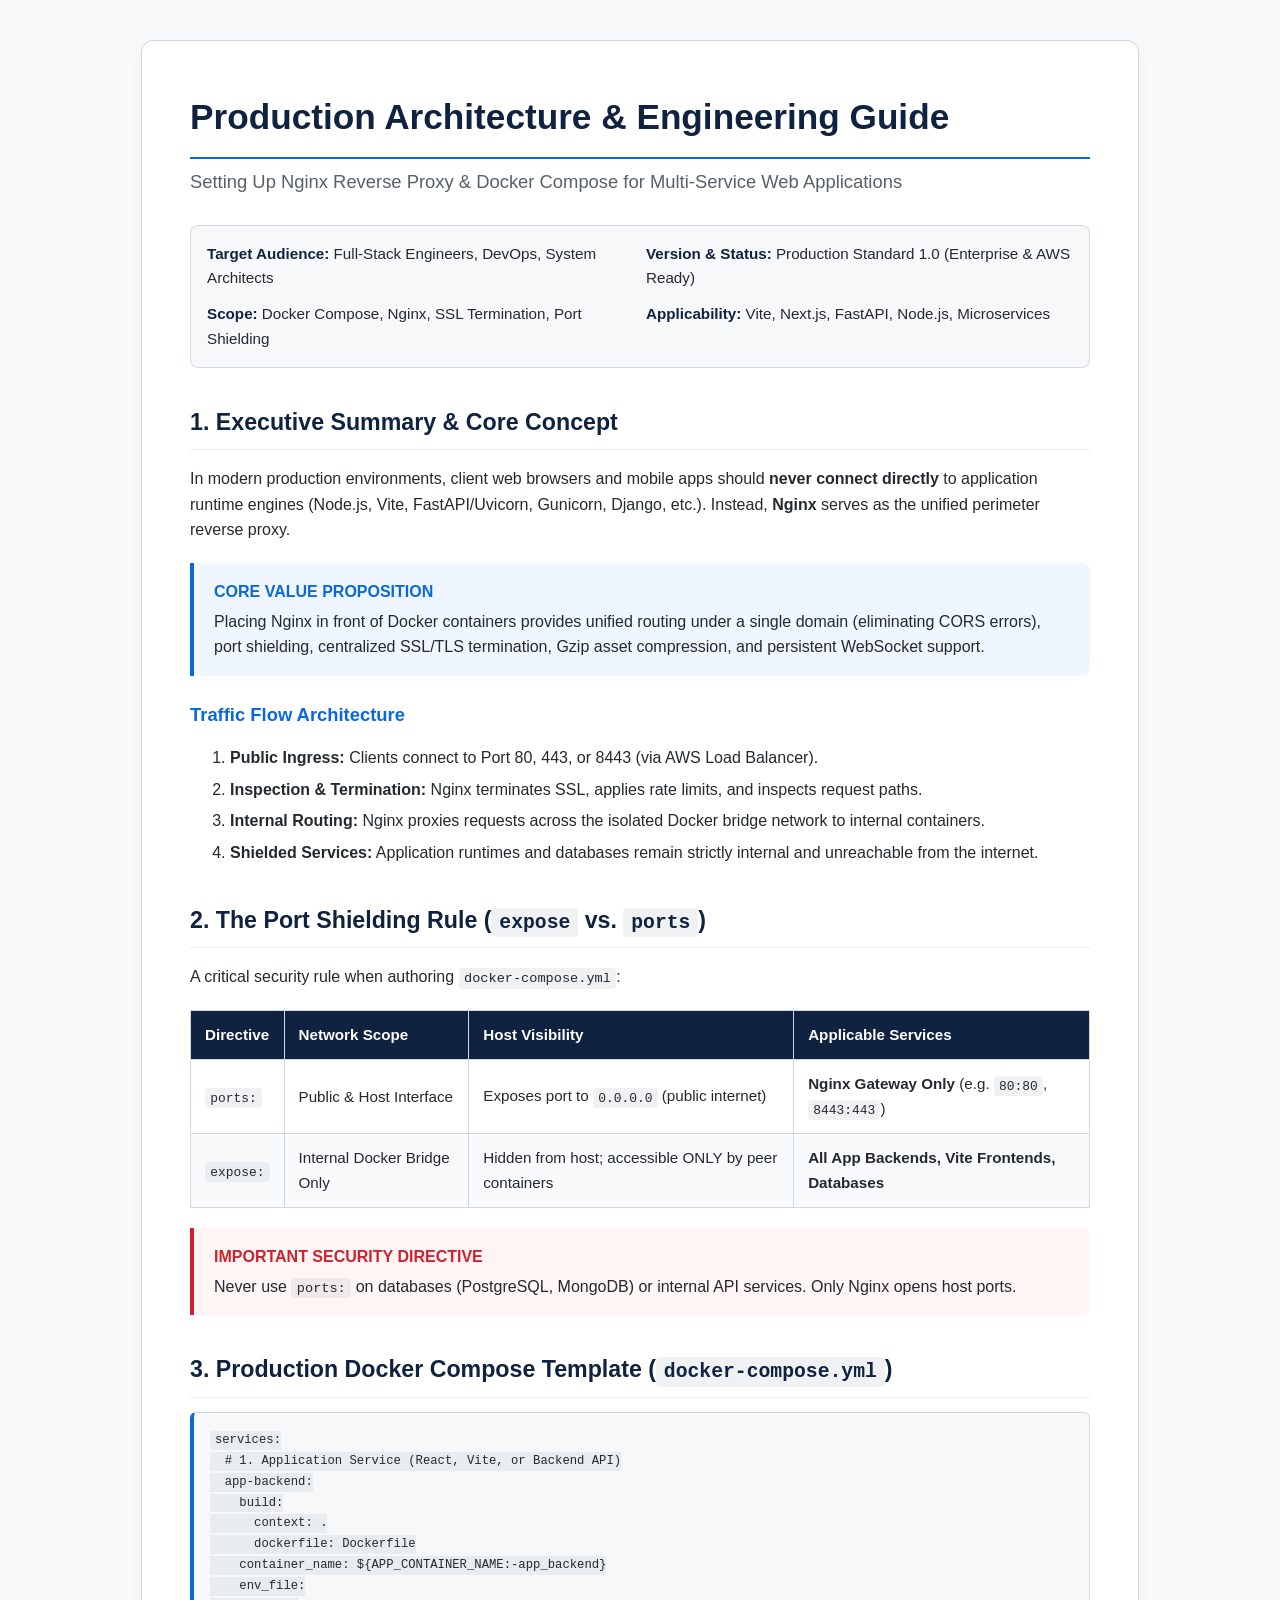
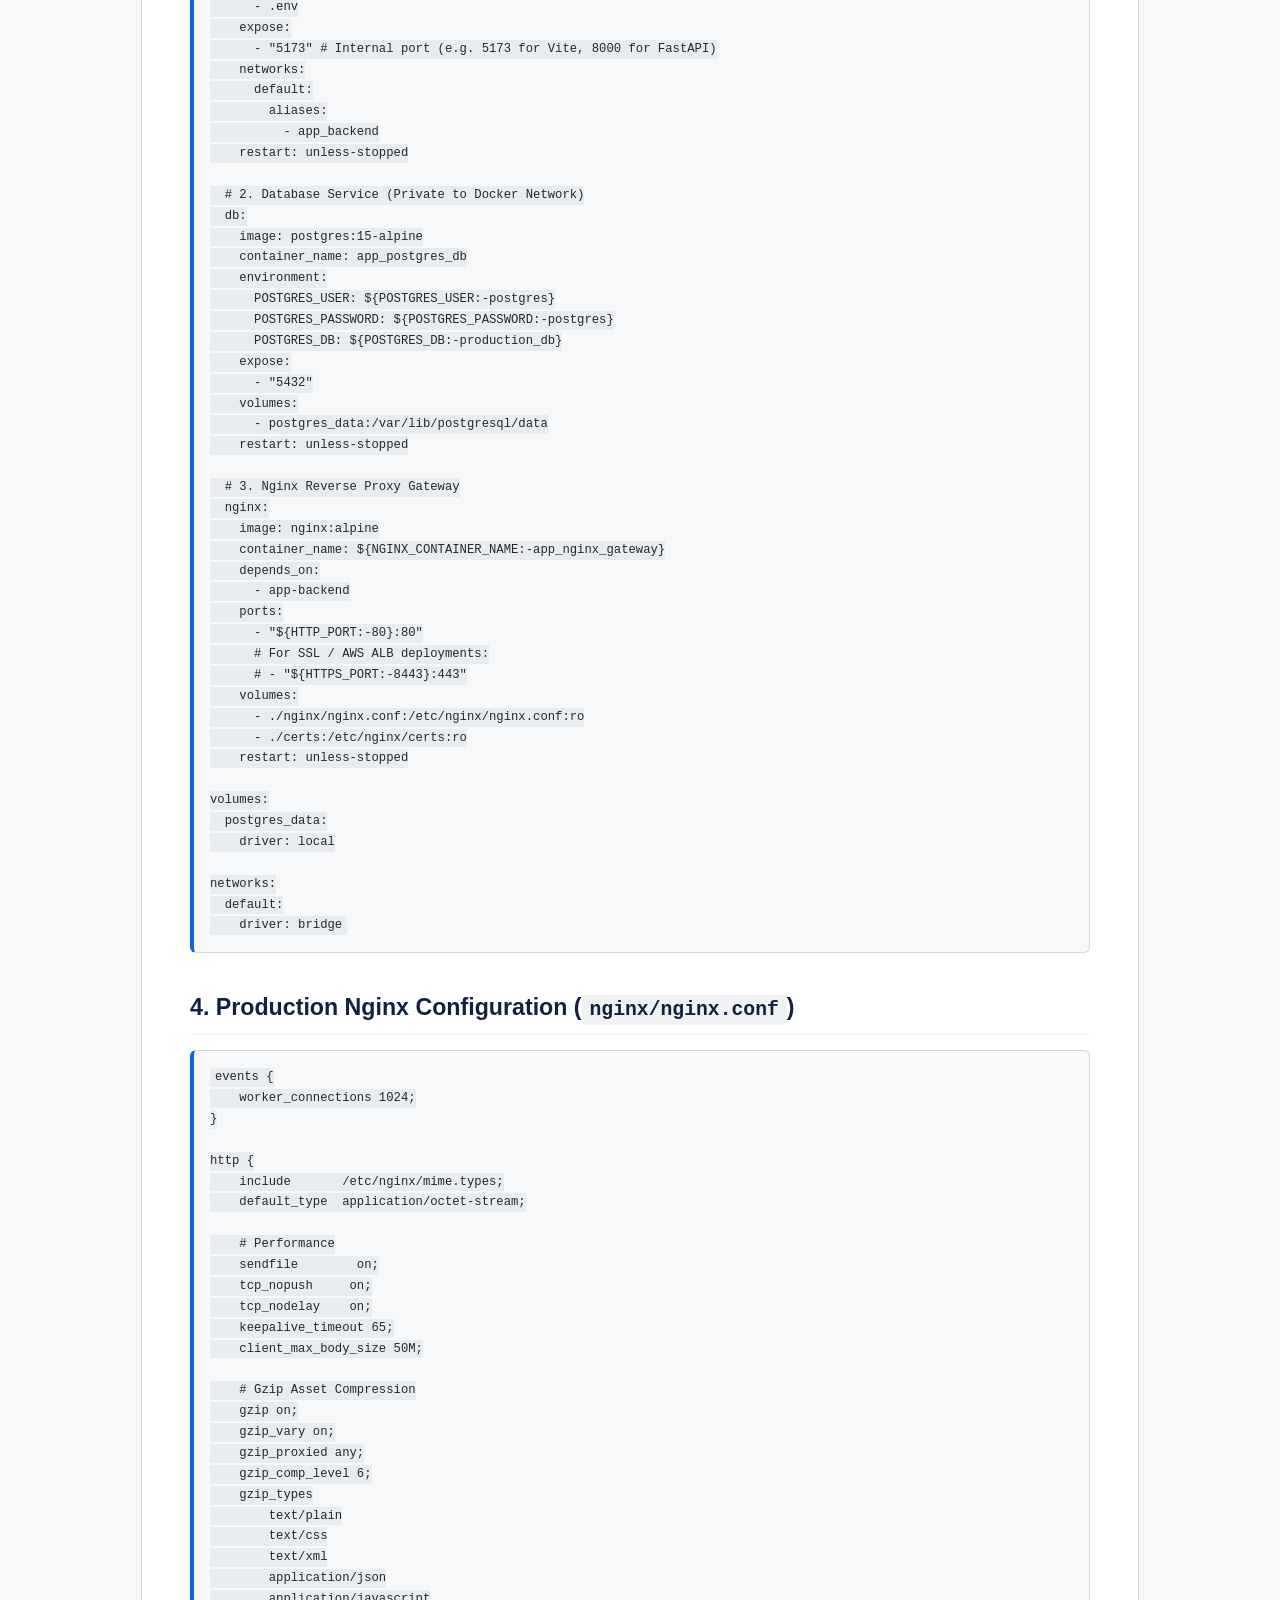
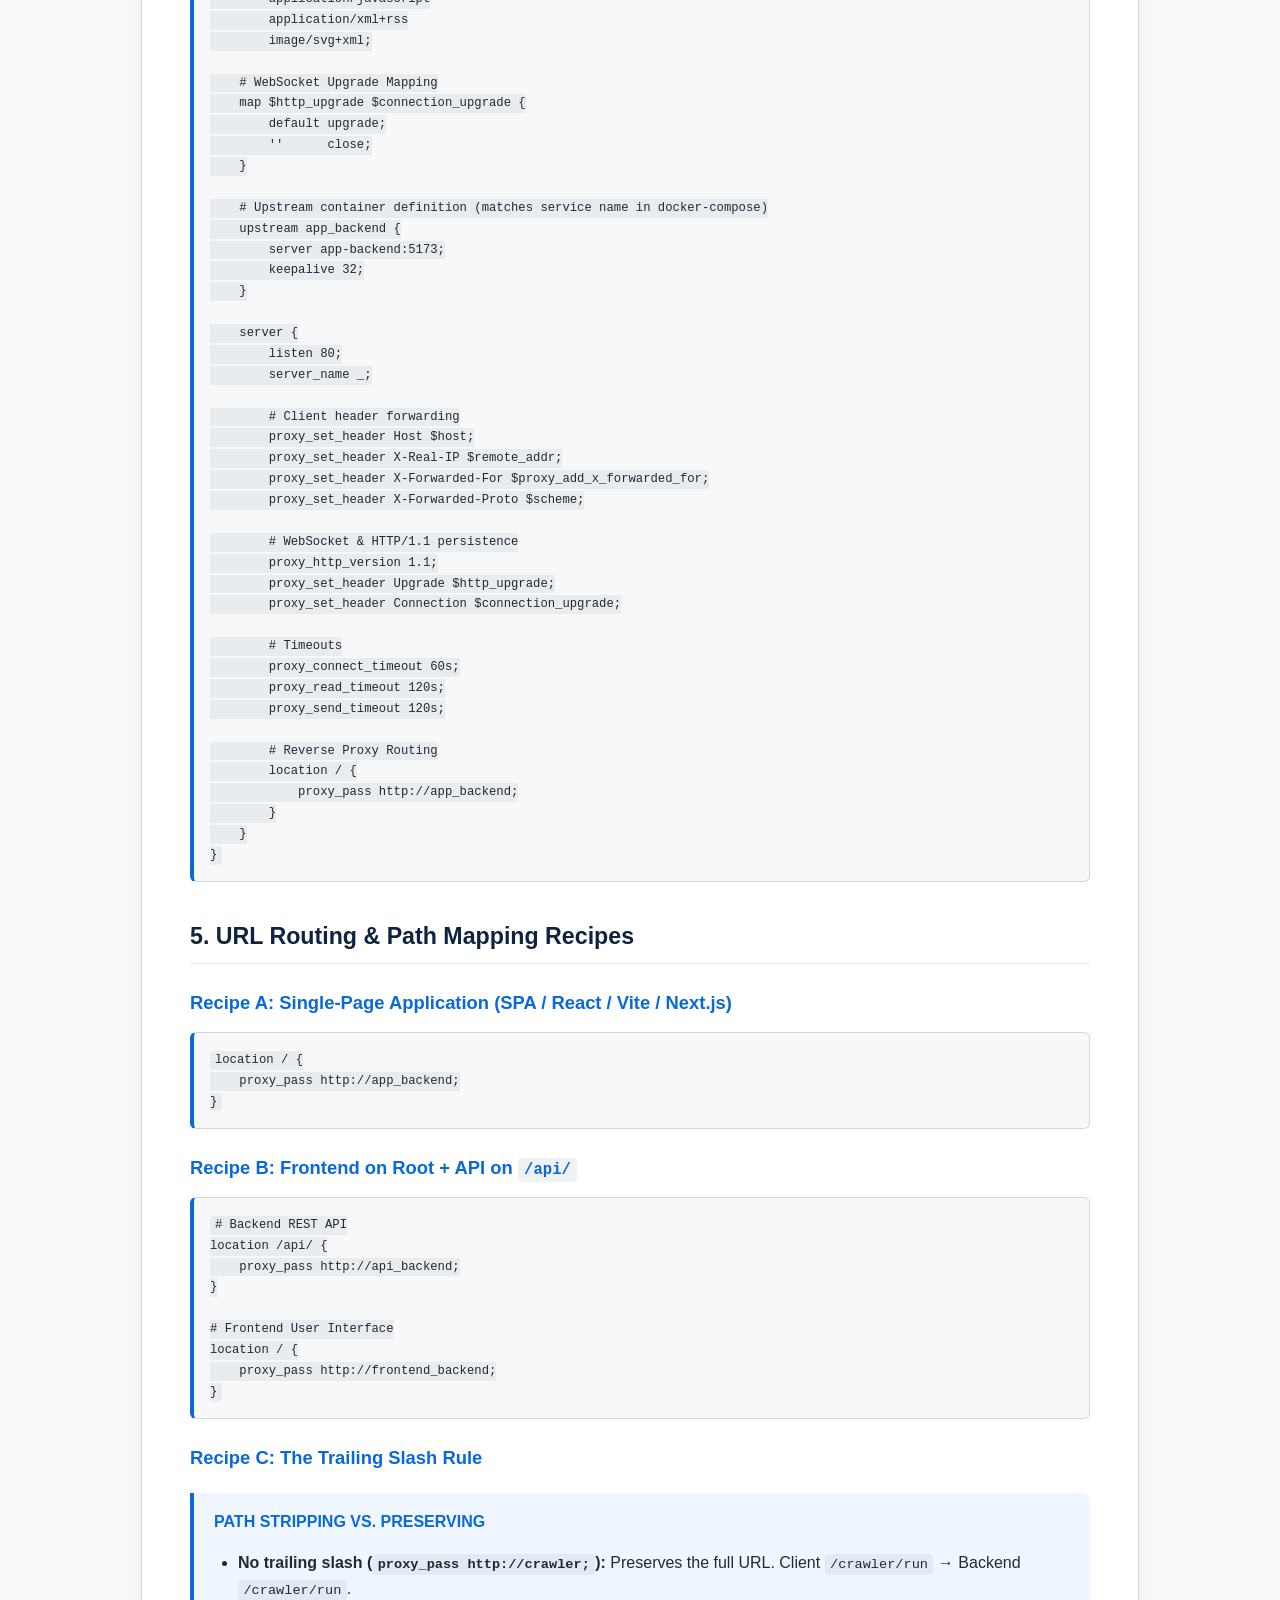
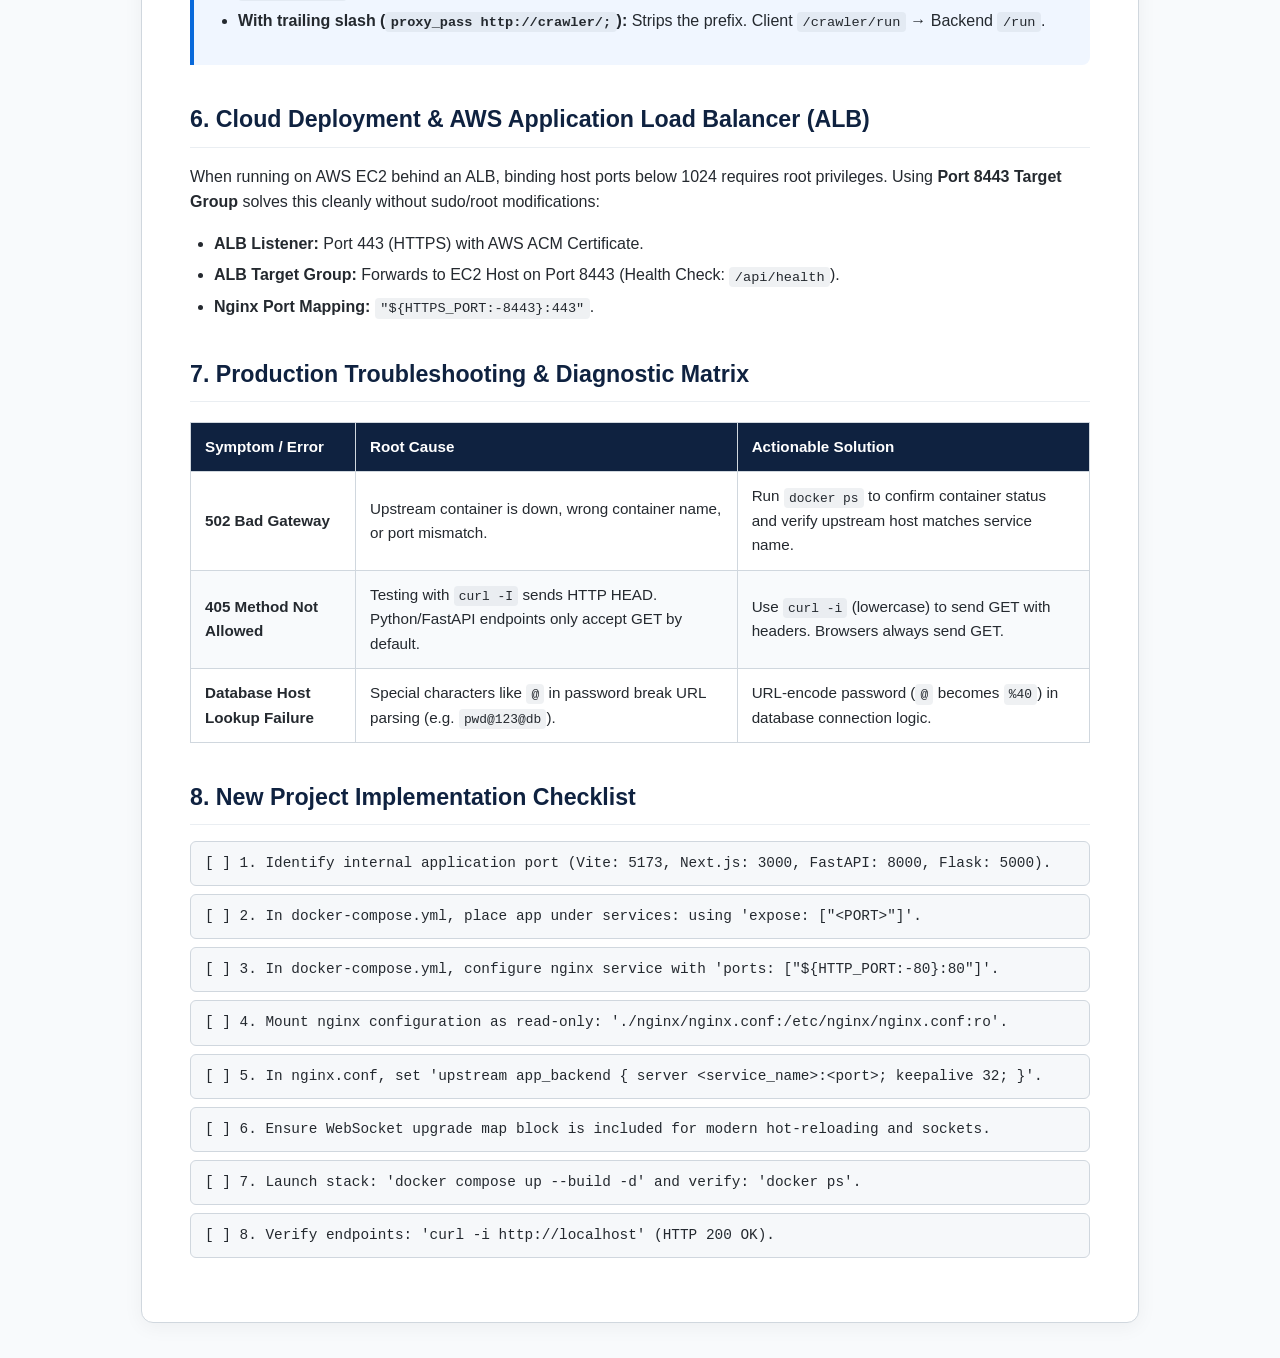
<file: docs/NGINX_DOCKER_SETUP_GUIDE.html>
<!DOCTYPE html>
<html lang="en">
<head>
    <meta charset="UTF-8">
    <meta name="viewport" content="width=device-width, initial-scale=1.0">
    <title>Production Engineering Guide: Nginx Reverse Proxy & Docker Compose</title>
    <style>
        :root {
            --primary: #0f2240;
            --accent: #0969da;
            --bg: #f8fafc;
            --card-bg: #ffffff;
            --text: #24292f;
            --text-muted: #57606a;
            --border: #d0d7de;
            --code-bg: #f6f8fa;
            --callout-bg: #f0f6ff;
            --callout-border: #0969da;
        }

        body {
            font-family: -apple-system, BlinkMacSystemFont, "Segoe UI", Roboto, Helvetica, Arial, sans-serif;
            background-color: var(--bg);
            color: var(--text);
            line-height: 1.6;
            margin: 0;
            padding: 40px 20px;
        }

        .container {
            max-width: 900px;
            margin: 0 auto;
            background: var(--card-bg);
            padding: 48px;
            border-radius: 12px;
            box-shadow: 0 4px 20px rgba(0, 0, 0, 0.05);
            border: 1px solid var(--border);
        }

        h1 {
            color: var(--primary);
            font-size: 2.2rem;
            margin-top: 0;
            margin-bottom: 8px;
            border-bottom: 2px solid var(--accent);
            padding-bottom: 12px;
        }

        .subtitle {
            color: var(--text-muted);
            font-size: 1.15rem;
            margin-top: 0;
            margin-bottom: 28px;
        }

        .meta-box {
            display: grid;
            grid-template-columns: 1fr 1fr;
            background: #f6f8fa;
            border: 1px solid var(--border);
            border-radius: 8px;
            padding: 16px;
            margin-bottom: 32px;
            gap: 12px;
            font-size: 0.95rem;
        }

        .meta-box div strong {
            color: var(--primary);
        }

        h2 {
            color: var(--primary);
            font-size: 1.45rem;
            margin-top: 36px;
            margin-bottom: 14px;
            border-bottom: 1px solid #eaeef2;
            padding-bottom: 8px;
        }

        h3 {
            color: var(--accent);
            font-size: 1.15rem;
            margin-top: 24px;
            margin-bottom: 10px;
        }

        p, li {
            font-size: 1rem;
            color: var(--text);
        }

        .callout {
            background-color: var(--callout-bg);
            border-left: 4px solid var(--callout-border);
            padding: 16px 20px;
            border-radius: 0 8px 8px 0;
            margin: 20px 0;
        }

        .callout-title {
            font-weight: 700;
            color: var(--callout-border);
            margin-bottom: 4px;
        }

        .callout-danger {
            background-color: #fff5f5;
            border-left-color: #cf222e;
        }

        .callout-danger .callout-title {
            color: #cf222e;
        }

        pre {
            background: var(--code-bg);
            border: 1px solid var(--border);
            border-left: 4px solid var(--accent);
            padding: 16px;
            border-radius: 6px;
            overflow-x: auto;
            font-family: ui-monospace, SFMono-Regular, "SF Mono", Menlo, Consolas, monospace;
            font-size: 0.9rem;
            line-height: 1.45;
        }

        code {
            font-family: ui-monospace, SFMono-Regular, "SF Mono", Menlo, Consolas, monospace;
            background: rgba(175, 184, 193, 0.2);
            padding: 0.2em 0.4em;
            border-radius: 4px;
            font-size: 85%;
        }

        table {
            width: 100%;
            border-collapse: collapse;
            margin: 20px 0;
            font-size: 0.95rem;
        }

        th, td {
            padding: 12px 14px;
            text-align: left;
            border: 1px solid var(--border);
        }

        th {
            background-color: var(--primary);
            color: #ffffff;
            font-weight: 600;
        }

        tr:nth-child(even) {
            background-color: #f8fafc;
        }

        ul {
            padding-left: 24px;
        }

        li {
            margin-bottom: 6px;
        }

        .checklist {
            list-style-type: none;
            padding-left: 0;
        }

        .checklist li {
            background: #f6f8fa;
            border: 1px solid var(--border);
            border-radius: 6px;
            padding: 10px 14px;
            margin-bottom: 8px;
            font-family: ui-monospace, SFMono-Regular, "SF Mono", Menlo, Consolas, monospace;
            font-size: 0.9rem;
        }

        @media print {
            body {
                background: white;
                padding: 0;
            }
            .container {
                box-shadow: none;
                border: none;
                padding: 0;
                max-width: 100%;
            }
        }
    </style>
</head>
<body>
    <div class="container">
        <h1>Production Architecture & Engineering Guide</h1>
        <div class="subtitle">Setting Up Nginx Reverse Proxy & Docker Compose for Multi-Service Web Applications</div>

        <div class="meta-box">
            <div><strong>Target Audience:</strong> Full-Stack Engineers, DevOps, System Architects</div>
            <div><strong>Version & Status:</strong> Production Standard 1.0 (Enterprise & AWS Ready)</div>
            <div><strong>Scope:</strong> Docker Compose, Nginx, SSL Termination, Port Shielding</div>
            <div><strong>Applicability:</strong> Vite, Next.js, FastAPI, Node.js, Microservices</div>
        </div>

        <h2>1. Executive Summary & Core Concept</h2>
        <p>In modern production environments, client web browsers and mobile apps should <strong>never connect directly</strong> to application runtime engines (Node.js, Vite, FastAPI/Uvicorn, Gunicorn, Django, etc.). Instead, <strong>Nginx</strong> serves as the unified perimeter reverse proxy.</p>

        <div class="callout">
            <div class="callout-title">CORE VALUE PROPOSITION</div>
            Placing Nginx in front of Docker containers provides unified routing under a single domain (eliminating CORS errors), port shielding, centralized SSL/TLS termination, Gzip asset compression, and persistent WebSocket support.
        </div>

        <h3>Traffic Flow Architecture</h3>
        <ol>
            <li><strong>Public Ingress:</strong> Clients connect to Port 80, 443, or 8443 (via AWS Load Balancer).</li>
            <li><strong>Inspection & Termination:</strong> Nginx terminates SSL, applies rate limits, and inspects request paths.</li>
            <li><strong>Internal Routing:</strong> Nginx proxies requests across the isolated Docker bridge network to internal containers.</li>
            <li><strong>Shielded Services:</strong> Application runtimes and databases remain strictly internal and unreachable from the internet.</li>
        </ol>

        <h2>2. The Port Shielding Rule (<code>expose</code> vs. <code>ports</code>)</h2>
        <p>A critical security rule when authoring <code>docker-compose.yml</code>:</p>

        <table>
            <thead>
                <tr>
                    <th>Directive</th>
                    <th>Network Scope</th>
                    <th>Host Visibility</th>
                    <th>Applicable Services</th>
                </tr>
            </thead>
            <tbody>
                <tr>
                    <td><code>ports:</code></td>
                    <td>Public & Host Interface</td>
                    <td>Exposes port to <code>0.0.0.0</code> (public internet)</td>
                    <td><strong>Nginx Gateway Only</strong> (e.g. <code>80:80</code>, <code>8443:443</code>)</td>
                </tr>
                <tr>
                    <td><code>expose:</code></td>
                    <td>Internal Docker Bridge Only</td>
                    <td>Hidden from host; accessible ONLY by peer containers</td>
                    <td><strong>All App Backends, Vite Frontends, Databases</strong></td>
                </tr>
            </tbody>
        </table>

        <div class="callout callout-danger">
            <div class="callout-title">IMPORTANT SECURITY DIRECTIVE</div>
            Never use <code>ports:</code> on databases (PostgreSQL, MongoDB) or internal API services. Only Nginx opens host ports.
        </div>

        <h2>3. Production Docker Compose Template (<code>docker-compose.yml</code>)</h2>
        <pre><code>services:
  # 1. Application Service (React, Vite, or Backend API)
  app-backend:
    build:
      context: .
      dockerfile: Dockerfile
    container_name: ${APP_CONTAINER_NAME:-app_backend}
    env_file:
      - .env
    expose:
      - "5173" # Internal port (e.g. 5173 for Vite, 8000 for FastAPI)
    networks:
      default:
        aliases:
          - app_backend
    restart: unless-stopped

  # 2. Database Service (Private to Docker Network)
  db:
    image: postgres:15-alpine
    container_name: app_postgres_db
    environment:
      POSTGRES_USER: ${POSTGRES_USER:-postgres}
      POSTGRES_PASSWORD: ${POSTGRES_PASSWORD:-postgres}
      POSTGRES_DB: ${POSTGRES_DB:-production_db}
    expose:
      - "5432"
    volumes:
      - postgres_data:/var/lib/postgresql/data
    restart: unless-stopped

  # 3. Nginx Reverse Proxy Gateway
  nginx:
    image: nginx:alpine
    container_name: ${NGINX_CONTAINER_NAME:-app_nginx_gateway}
    depends_on:
      - app-backend
    ports:
      - "${HTTP_PORT:-80}:80"
      # For SSL / AWS ALB deployments:
      # - "${HTTPS_PORT:-8443}:443"
    volumes:
      - ./nginx/nginx.conf:/etc/nginx/nginx.conf:ro
      - ./certs:/etc/nginx/certs:ro
    restart: unless-stopped

volumes:
  postgres_data:
    driver: local

networks:
  default:
    driver: bridge</code></pre>

        <h2>4. Production Nginx Configuration (<code>nginx/nginx.conf</code>)</h2>
        <pre><code>events {
    worker_connections 1024;
}

http {
    include       /etc/nginx/mime.types;
    default_type  application/octet-stream;

    # Performance
    sendfile        on;
    tcp_nopush     on;
    tcp_nodelay    on;
    keepalive_timeout 65;
    client_max_body_size 50M;

    # Gzip Asset Compression
    gzip on;
    gzip_vary on;
    gzip_proxied any;
    gzip_comp_level 6;
    gzip_types
        text/plain
        text/css
        text/xml
        application/json
        application/javascript
        application/xml+rss
        image/svg+xml;

    # WebSocket Upgrade Mapping
    map $http_upgrade $connection_upgrade {
        default upgrade;
        ''      close;
    }

    # Upstream container definition (matches service name in docker-compose)
    upstream app_backend {
        server app-backend:5173;
        keepalive 32;
    }

    server {
        listen 80;
        server_name _;

        # Client header forwarding
        proxy_set_header Host $host;
        proxy_set_header X-Real-IP $remote_addr;
        proxy_set_header X-Forwarded-For $proxy_add_x_forwarded_for;
        proxy_set_header X-Forwarded-Proto $scheme;

        # WebSocket & HTTP/1.1 persistence
        proxy_http_version 1.1;
        proxy_set_header Upgrade $http_upgrade;
        proxy_set_header Connection $connection_upgrade;

        # Timeouts
        proxy_connect_timeout 60s;
        proxy_read_timeout 120s;
        proxy_send_timeout 120s;

        # Reverse Proxy Routing
        location / {
            proxy_pass http://app_backend;
        }
    }
}</code></pre>

        <h2>5. URL Routing & Path Mapping Recipes</h2>

        <h3>Recipe A: Single-Page Application (SPA / React / Vite / Next.js)</h3>
        <pre><code>location / {
    proxy_pass http://app_backend;
}</code></pre>

        <h3>Recipe B: Frontend on Root + API on <code>/api/</code></h3>
        <pre><code># Backend REST API
location /api/ {
    proxy_pass http://api_backend;
}

# Frontend User Interface
location / {
    proxy_pass http://frontend_backend;
}</code></pre>

        <h3>Recipe C: The Trailing Slash Rule</h3>
        <div class="callout">
            <div class="callout-title">PATH STRIPPING VS. PRESERVING</div>
            <ul>
                <li><strong>No trailing slash (<code>proxy_pass http://crawler;</code>):</strong> Preserves the full URL. Client <code>/crawler/run</code> &rarr; Backend <code>/crawler/run</code>.</li>
                <li><strong>With trailing slash (<code>proxy_pass http://crawler/;</code>):</strong> Strips the prefix. Client <code>/crawler/run</code> &rarr; Backend <code>/run</code>.</li>
            </ul>
        </div>

        <h2>6. Cloud Deployment & AWS Application Load Balancer (ALB)</h2>
        <p>When running on AWS EC2 behind an ALB, binding host ports below 1024 requires root privileges. Using <strong>Port 8443 Target Group</strong> solves this cleanly without sudo/root modifications:</p>
        <ul>
            <li><strong>ALB Listener:</strong> Port 443 (HTTPS) with AWS ACM Certificate.</li>
            <li><strong>ALB Target Group:</strong> Forwards to EC2 Host on Port 8443 (Health Check: <code>/api/health</code>).</li>
            <li><strong>Nginx Port Mapping:</strong> <code>"${HTTPS_PORT:-8443}:443"</code>.</li>
        </ul>

        <h2>7. Production Troubleshooting & Diagnostic Matrix</h2>
        <table>
            <thead>
                <tr>
                    <th>Symptom / Error</th>
                    <th>Root Cause</th>
                    <th>Actionable Solution</th>
                </tr>
            </thead>
            <tbody>
                <tr>
                    <td><strong>502 Bad Gateway</strong></td>
                    <td>Upstream container is down, wrong container name, or port mismatch.</td>
                    <td>Run <code>docker ps</code> to confirm container status and verify upstream host matches service name.</td>
                </tr>
                <tr>
                    <td><strong>405 Method Not Allowed</strong></td>
                    <td>Testing with <code>curl -I</code> sends HTTP HEAD. Python/FastAPI endpoints only accept GET by default.</td>
                    <td>Use <code>curl -i</code> (lowercase) to send GET with headers. Browsers always send GET.</td>
                </tr>
                <tr>
                    <td><strong>Database Host Lookup Failure</strong></td>
                    <td>Special characters like <code>@</code> in password break URL parsing (e.g. <code>pwd@123@db</code>).</td>
                    <td>URL-encode password (<code>@</code> becomes <code>%40</code>) in database connection logic.</td>
                </tr>
            </tbody>
        </table>

        <h2>8. New Project Implementation Checklist</h2>
        <ul class="checklist">
            <li>[ ] 1. Identify internal application port (Vite: 5173, Next.js: 3000, FastAPI: 8000, Flask: 5000).</li>
            <li>[ ] 2. In docker-compose.yml, place app under services: using 'expose: ["&lt;PORT&gt;"]'.</li>
            <li>[ ] 3. In docker-compose.yml, configure nginx service with 'ports: ["${HTTP_PORT:-80}:80"]'.</li>
            <li>[ ] 4. Mount nginx configuration as read-only: './nginx/nginx.conf:/etc/nginx/nginx.conf:ro'.</li>
            <li>[ ] 5. In nginx.conf, set 'upstream app_backend { server &lt;service_name&gt;:&lt;port&gt;; keepalive 32; }'.</li>
            <li>[ ] 6. Ensure WebSocket upgrade map block is included for modern hot-reloading and sockets.</li>
            <li>[ ] 7. Launch stack: 'docker compose up --build -d' and verify: 'docker ps'.</li>
            <li>[ ] 8. Verify endpoints: 'curl -i http://localhost' (HTTP 200 OK).</li>
        </ul>
    </div>
</body>
</html>
</file>
